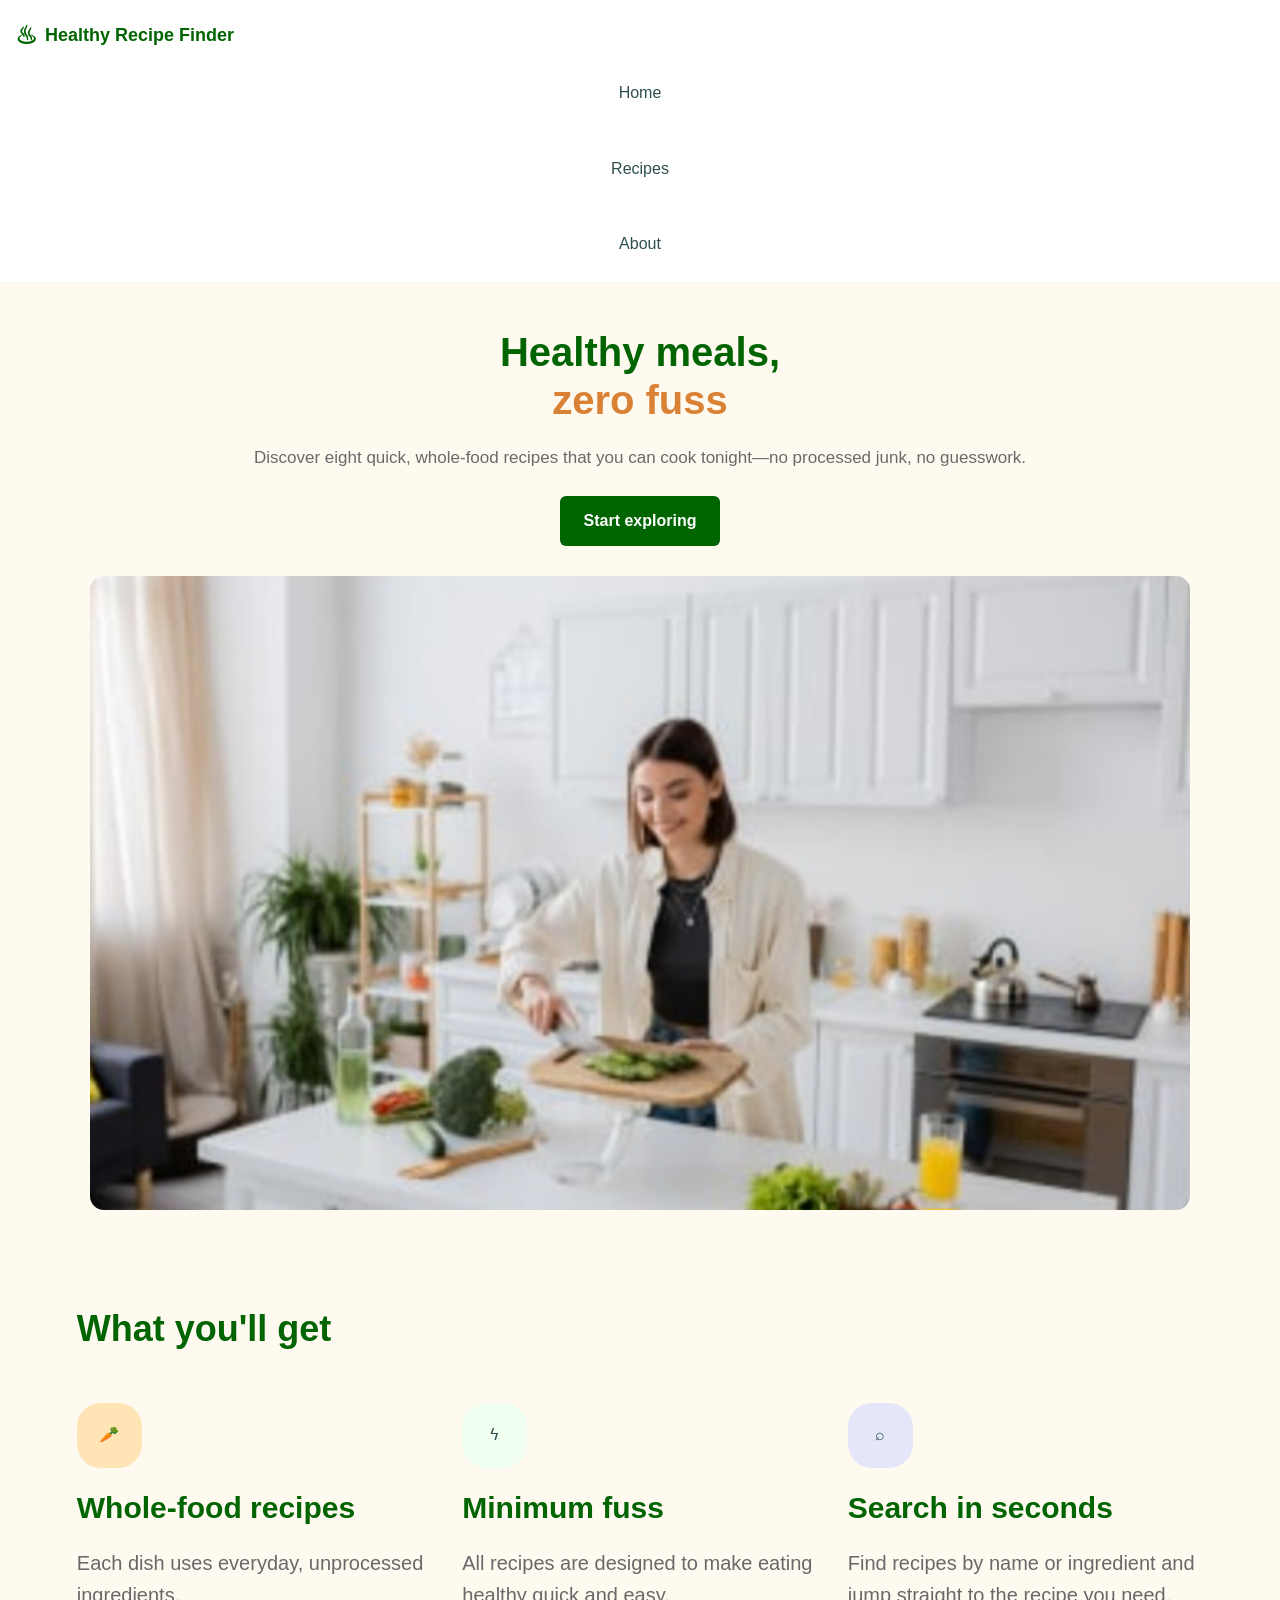
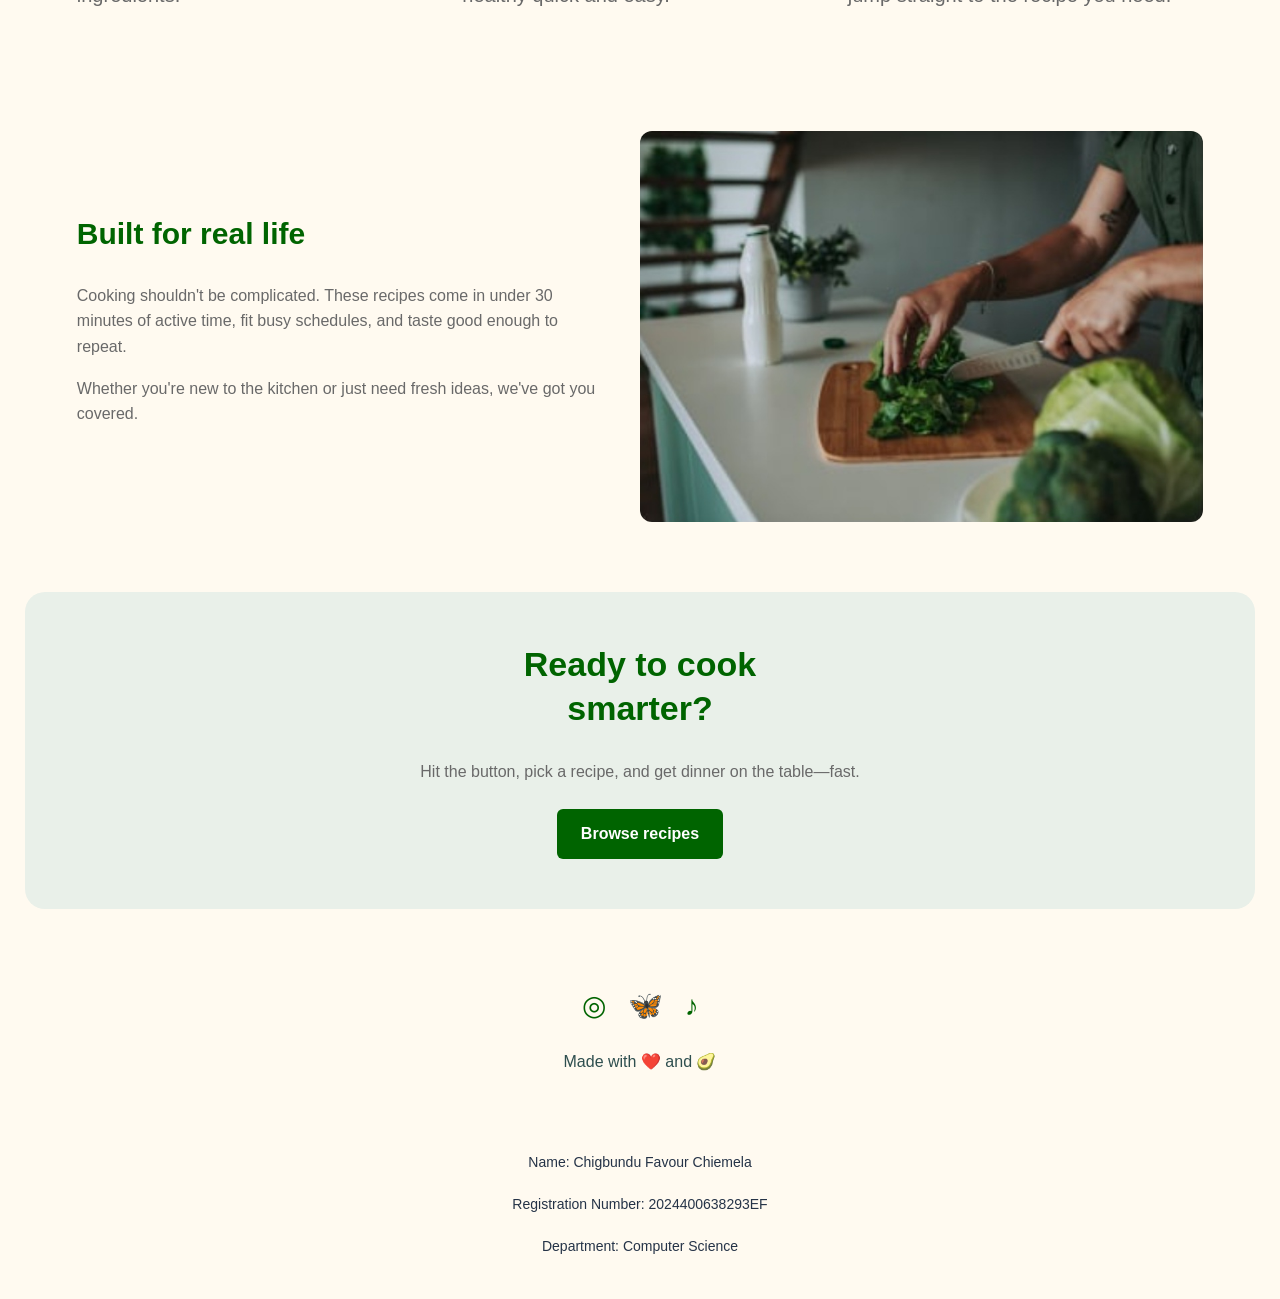
<file: index.html>
<!DOCTYPE html>
<html lang="en">
<head>
  <meta charset="UTF-8">
  <meta name="viewport" content="width=device-width, initial-scale=1.0">
  <meta name="description" content="Discover quick, healthy whole-food recipes.">
  <title>Healthy Recipe Finder</title>
  <link rel="stylesheet" href="style.css">
</head>
<body>

  <header class="header home-header">
    <a href="index.html" class="logo">
      <span class="logo-symbol">♨</span>
      <span>Healthy Recipe Finder</span>
    </a>

    <input type="checkbox" id="menu-toggle" class="menu-toggle">

    <label for="menu-toggle" class="menu-button" aria-label="Open navigation">
      <span></span>
      <span></span>
      <span></span>
    </label>

    <nav class="navigation">
      <a href="index.html">Home</a>
      <a href="recipes.html">Recipes</a>
      <a href="about.html">About</a>
    </nav>
  </header>

  <main>

    <section class="hero" id="home">
      <div class="hero-text">
        <h1>Healthy meals,<br> <span>zero fuss</span></h1>

        <p>
          Discover eight quick, whole-food recipes that you can cook tonight—no processed junk, no guesswork.
        </p>

        <a href="recipes.html" class="button">Start exploring</a>
      </div>

      <div class="hero-image">
        <img
          src="images/Image1.jpg"
          alt="Image1">
      </div>
    </section>

    <section class="benefits section-padding">
      <h2 class="section-title">What you'll get</h2>

      <div class="benefits-grid">

        <article class="benefit">
          <div class="benefit-icon orange">🥕</div>
          <h3>Whole-food recipes</h3>
          <p>Each dish uses everyday, unprocessed ingredients.</p>
        </article>

        <article class="benefit">
          <div class="benefit-icon green">ϟ</div>
          <h3>Minimum fuss</h3>
          <p>All recipes are designed to make eating healthy quick and easy.</p>
        </article>

        <article class="benefit">
          <div class="benefit-icon purple">⌕</div>
          <h3>Search in seconds</h3>
          <p>Find recipes by name or ingredient and jump straight to the recipe you need.</p>
        </article>

      </div>
    </section>

    <section class="real-life section-padding">
      <div class="real-life-text">
        <h2>Built for real life</h2>

        <p>
          Cooking shouldn't be complicated. These recipes come in
          under 30 minutes of active time, fit busy schedules, and
          taste good enough to repeat.
        </p>

        <p>
          Whether you're new to the kitchen or just need fresh ideas,
          we've got you covered.
        </p>
      </div>

      <img
        class="real-life-image"
        src="images/Image2.jpg"
        alt="images2">
    </section>

    <section class="cta-section">
      <h2>Ready to cook<br> smarter?</h2>

      <p>
        Hit the button, pick a recipe, and get dinner on the table—fast.
      </p>

      <a href="recipes.html" class="button">Browse recipes</a>
    </section>

  </main>

  <footer class="footer">
    <div class="social-links">
      <a href="https://www.instagram.com/" aria-label="Instagram">◎</a>
      <a href="https://bsky.app/" aria-label="Bluesky">🦋</a>
      <a href="https://www.tiktok.com/" aria-label="TikTok">♪</a>
    </div>

    <p>Made with ❤️ and 🥑</p>
  </footer>
<footer class="student-info">
  <p>Name: Chigbundu Favour Chiemela</p>
  <p>Registration Number: 2024400638293EF</p>
  <p>Department: Computer Science</p>
</footer>
</body>
</html>
</file>
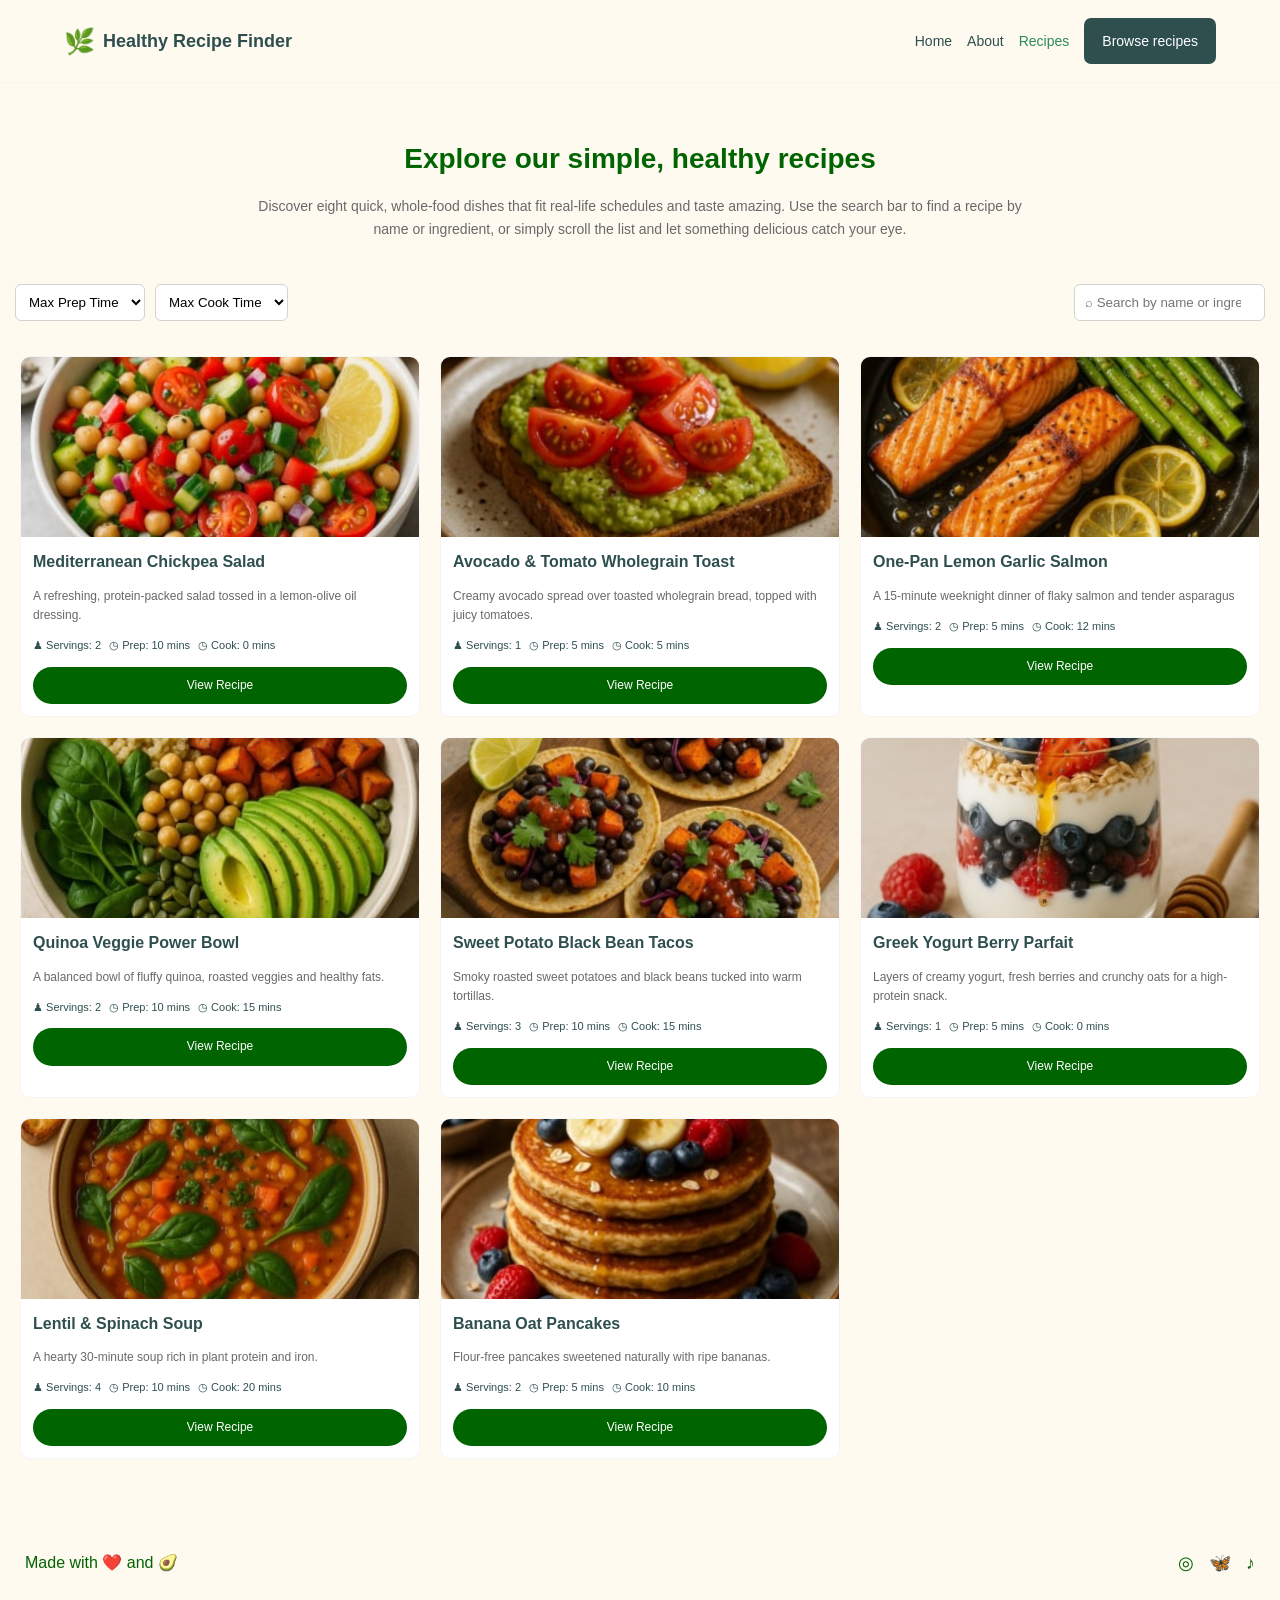
<file: recipes.html>
<!DOCTYPE html>
<html lang="en">
<head>
  <meta charset="UTF-8">
  <meta name="viewport" content="width=device-width, initial-scale=1.0">

  <title>Recipes | Healthy Recipe Finder</title>

  <link rel="stylesheet" href="style.css">
</head>

<body>

<header class="recipes-header">

  <a href="index.html" class="brand">
    <span class="brand-icon">🌿</span>
    <span>Healthy Recipe Finder</span>
  </a>

  <input type="checkbox" id="recipe-menu-toggle">

  <label for="recipe-menu-toggle" class="menu-icon"
         aria-label="Toggle navigation">
    <span></span>
    <span></span>
    <span></span>
  </label>

  <nav class="site-nav">
    <a href="index.html">Home</a>
    <a href="about.html">About</a>
    <a href="recipes.html" class="active">Recipes</a>
    <a href="recipes.html" class="nav-button">Browse recipes</a>
  </nav>

</header>

  <main>

    <section class="recipes-intro">
      <h1>Explore our simple, healthy recipes</h1>

      <p>
        Discover eight quick, whole-food dishes that fit real-life schedules and taste amazing. Use the search bar to find a recipe by name or ingredient, or simply scroll the list and let something delicious catch your eye.
      </p>
    </section>


    <section class="recipe-tools">

      <div class="filter-options">

        <label>
          <span class="visually-hidden"></span>
          <select aria-label="Maximum preparation time">
            <option value="">Max Prep Time</option>
          </select>
        </label>

        <label>
          <span class="visually-hidden"></span>
          <select aria-label="Maximum cooking time">
            <option value="">Max Cook Time</option>
             </select>
        </label>

      </div>

      <form class="search-form" action="recipes.html" method="get">
        <input
          type="search"
          name="search"
          placeholder="⌕ Search by name or ingredient..."
          aria-label="Search by recipe name or ingredient">
      </form>

    </section>

    <section class="recipe-grid" aria-label="Our recipes">


      <article class="recipe-card">

      <img src="images/Mediterranean.jpg" alt="Chickpea">

        <div class="recipe-info">
          <h2>Mediterranean Chickpea Salad</h2>

          <p>
            A refreshing, protein-packed salad tossed in a lemon-olive oil dressing.
          </p>

          <div class="recipe-meta">
            <span>♟ Servings: 2</span>
            <span>◷ Prep: 10 mins</span>
            <span>◷ Cook: 0 mins</span>
          </div>

          <details class="recipe-details">
            <summary>View Recipe</summary>
          </details>
        </div>
      </article>

      <article class="recipe-card">

        <img src="images/Avocado.jpg"alt="Avocado">

        <div class="recipe-info">
          <h2>Avocado &amp; Tomato Wholegrain Toast</h2>

          <p>
            Creamy avocado spread over toasted wholegrain bread, topped with juicy tomatoes.
          </p>

          <div class="recipe-meta">
            <span>♟ Servings: 1</span>
            <span>◷ Prep: 5 mins</span>
            <span>◷ Cook: 5 mins</span>
          </div>

          <details class="recipe-details">
            <summary>View Recipe</summary>
        </div>
          </details>
      </article>

      <article class="recipe-card">

        <img src="images/One-pan.jpg" alt="Pan">

        <div class="recipe-info">
          <h2>One-Pan Lemon Garlic Salmon</h2>

          <p>
            A 15-minute weeknight dinner of flaky salmon and tender asparagus 
          </p>

          <div class="recipe-meta">
            <span>♟ Servings: 2</span>
            <span>◷ Prep: 5 mins</span>
            <span>◷ Cook: 12 mins</span>
          </div>

          <details class="recipe-details">
            <summary>View Recipe</summary>
            </details>
        </div>

      </article>

      <article class="recipe-card">

        <img src="images/Quinoa.jpg" alt="Veggie">

        <div class="recipe-info">
          <h2>Quinoa Veggie Power Bowl</h2>

          <p>
            A balanced bowl of fluffy quinoa, roasted veggies and healthy fats.
          </p>

          <div class="recipe-meta">
            <span>♟ Servings: 2</span>
            <span>◷ Prep: 10 mins</span>
            <span>◷ Cook: 15 mins</span>
          </div>

          <details class="recipe-details">
            <summary>View Recipe</summary>
          </details>
        </div>

      </article>

      <article class="recipe-card">
     <img src="images/Potato.jpg" alt="Potato">

        <div class="recipe-info">
          <h2>Sweet Potato Black Bean Tacos</h2>

          <p>
            Smoky roasted sweet potatoes and black beans tucked into warm tortillas.
          </p>

          <div class="recipe-meta">
            <span>♟ Servings: 3</span>
            <span>◷ Prep: 10 mins</span>
            <span>◷ Cook: 15 mins</span>
          </div>

          <details class="recipe-details">
            <summary>View Recipe</summary>
          </details>
        </div>

      </article>

      <article class="recipe-card">

       <img src="images/Parfait.jpg" alt="Parfait">

        <div class="recipe-info">
          <h2>Greek Yogurt Berry Parfait</h2>

          <p>
            Layers of creamy yogurt, fresh berries and crunchy oats for a high-protein snack.
          </p>

          <div class="recipe-meta">
            <span>♟ Servings: 1</span>
            <span>◷ Prep: 5 mins</span>
            <span>◷ Cook: 0 mins</span>
          </div>

          <details class="recipe-details">
            <summary>View Recipe</summary>
          </details>
        </div>

      </article>

      <article class="recipe-card">

    <img src="images/Lentil.jpg" alt="Lentil">

        <div class="recipe-info">
          <h2>Lentil &amp; Spinach Soup</h2>

          <p>
            A hearty 30-minute soup rich in plant protein and iron. 
          </p>

          <div class="recipe-meta">
            <span>♟ Servings: 4</span>
            <span>◷ Prep: 10 mins</span>
            <span>◷ Cook: 20 mins</span>
          </div>

          <details class="recipe-details">
            <summary>View Recipe</summary>
          </details>
        </div>

      </article>

      <article class="recipe-card">

      <img src="images/Banana Oat.jpg" alt="Oat">

        <div class="recipe-info">
          <h2>Banana Oat Pancakes</h2>

          <p>
            Flour-free pancakes sweetened naturally with ripe bananas.
          </p>

          <div class="recipe-meta">
            <span>♟ Servings: 2</span>
            <span>◷ Prep: 5 mins</span>
            <span>◷ Cook: 10 mins</span>
          </div>

          <details class="recipe-details">
            <summary>View Recipe</summary>

          </details>
        </div>

      </article>
 </section>

  </main>

  <footer class="site-footer">

    <p>Made with ❤️ and 🥑</p>

    <div class="footer-socials">
      <a href="https://www.instagram.com" aria-label="Instagram">◎</a>
      <a href="https://bsky.app" aria-label="Bluesky">🦋</a>
      <a href="https://www.tiktok.com" aria-label="TikTok">♪</a>
    </div>

  </footer>

</body>
</html>
</file>
<file: style.css>
* {
  box-sizing: border-box;
  }

body {
margin: 0;
padding: 0;
font-family: Arial, sans-serif;
background-color: floralwhite;
color: darkslategray;
line-height: 1.6;
}

img {
max-width: 100%;
display: block;
}

a {
text-decoration: none;
}

.header {
display: flex;
justify-content: space-between;
align-items: center;
flex-wrap: wrap;
padding: 15px;
background-color: white;
border-bottom: 1px solid whitesmoke;
}

.logo {
display: flex;
align-items: center;
gap: 8px;
color: darkgreen;
font-size: 18px;
font-weight: bold;
}

.logo-symbol {
font-size: 25px;
}

.menu-toggle {
display: none;
}

.menu-button {
display: flex;
flex-direction: column;
gap: 5px;
cursor: pointer;
padding: 5px;
}

.menu-button span {
display: block;
width: 25px;
height: 3px;
background-color: darkgreen;
border-radius: 3px;
}

.navigation {
display: none;
flex-direction: column;
width: 100%;
gap: 8px;
margin-top: 15px;
}

.menu-toggle:checked ~ .navigation {
display: flex;
}

.navigation a {
color: darkslategray;
display: block;
padding: 10px;
text-align: center;
text-decoration: none;
}

.navigation a:hover {
background-color: honeydew;
color: green;
}

.button {
display: inline-block;
padding: 12px 24px;
background-color: darkgreen;
color: white;
border-radius: 6px;
font-weight: bold;
}

.button:hover {
background-color: seagreen;
}

.hero {
display: flex;
flex-direction: column;
gap: 30px;
padding: 45px 6%;
align-items: center;
}

.hero-text {
width: 100%;
}

.hero-text h1 {
color: darkgreen;
font-size: 40px;
line-height: 1.2;
margin-top: 0;
margin-bottom: 20px;
}

.hero-text h1 span {
color: #d98236;
}

.hero-text p {
color: dimgray;
font-size: 17px;
margin-bottom: 25px;
}

.hero-image {
width: 100%;
}

.hero-image img {
width: 100%;
height: 300px;
object-fit: cover;
border-radius: 14px;
}

.section-padding {
padding: 45px 6%;
}

.section-title {
text-align: left;
color: darkgreen;
font-size: 36px;
margin-top: 0;
margin-bottom: 30px;
}

.benefits {
background-color: floralwhite;
text-align: left;
}

.benefits-grid {
display: grid;
grid-template-columns: 1fr;
gap: 20px;
}

.benefit {
padding: 15px 0px;
background-color: transparent;
border: none;
border-radius: 0px;
}

.benefit-icon {
width: 65px;
height: 65px;
display: flex;
justify-content: center;
align-items: center;
margin: 0 0 20px;
border-radius: 24px;
background-color: white;
}

.benefit-icon.orange {
background-color: moccasin;
}

.benefit-icon.green {
background-color: honeydew;
}

.benefit-icon.purple {
background-color: lavender;
}

.benefit h3 {
color: darkgreen;
font-size: 30px;
line-height: 1.3;
margin-top: 0;
margin-bottom: 20px;
text-align: left;
}

.benefit p {
color: dimgray;
font-size: 20px;
line-height: 1.6;
margin-top: 0;
margin-bottom: 15px;
text-align: left;
}

.real-life {
display: flex;
flex-direction: column;
gap: 25px;
padding: 45px 6%;
align-items: center;
}

.real-life-text {
width: 100%;
}

.real-life-text h2 {
color: darkgreen;
font-size: 30px;
margin-top: 0;
}

.real-life-text p {
color: dimgray;
}

.real-life-image {
width: 100%;
height: 280px;
object-fit: cover;
border-radius: 12px;
}

.cta-section {
padding: 50px 25px;
margin: 25px;
text-align: center;
background-color: #E9F0E9;
border-radius: 20px;
}

.cta-section h2 {
color: darkgreen;
font-size: 34px;
line-height: 1.3;
margin-top: 0;
}

.cta-section p {
color: dimgray;
margin-bottom: 25px;
}

.footer {
background-color: floralwhite;
color: darkgreen;
text-align: center;
padding: 30px 20px;
}

.footer-logo {
color: darkgreen;
font-size: 20px;
font-weight: bold;
}

.social-links {
display: flex;
justify-content: center;
align-items: center;
gap: 22px;
margin: 20px 0;
}

.social-links a {
color: darkgreen;
font-size: 28px;
}

.social-links a:hover {
color: seagreen;
}

.footer p {
color: darkslategray;
margin-bottom: 0;
}

.recipes-intro {
text-align: center;
padding: 30px 15px 15px;
max-width: 800px;
margin: auto;
}

.recipes-intro h1 {
color: darkgreen;
font-size: 28px;
margin-bottom: 10px;
}

.recipes-intro p {
color: dimgray;
font-size: 14px;
}

.recipe-tools {
padding: 15px;
display: flex;
justify-content: space-between;
align-items: center;
flex-wrap: wrap;
gap: 15px;
}

.filter-options {
display: flex;
gap: 10px;
flex-wrap: wrap;
}

.filter-options select {
padding: 9px;
border: 1px solid lightgray;
border-radius: 6px;
background-color: white;
}

.search-form {
display: flex;
gap: 8px;
}

.search-form input {
padding: 10px;
border: 1px solid lightgray;
border-radius: 6px;
}

.search-form button {
padding: 10px 15px;
background-color: darkgreen;
color: white;
border: none;
border-radius: 6px;
}

.recipe-grid {
display: grid;
grid-template-columns: repeat(3, minmax(0, 1fr));
gap: 20px;
padding: 20px;
}

.recipe-card {
background-color: white;
border: 1px solid whitesmoke;
border-radius: 10px;
overflow: hidden;
}

.recipe-card img {
width: 100%;
height: 180px;
object-fit: cover;
display: block;
}

.recipe-info {
padding: 12px;
}

.recipe-info h2 {
color: darkslategray;
font-size: 16px;
margin: 0 0 8px;
}

.recipe-info p {
color: dimgray;
font-size: 12px;
margin-bottom: 12px;
}

.recipe-meta {
display: flex;
flex-wrap: wrap;
gap: 8px;
font-size: 11px;
margin-bottom: 12px;
}

.recipe-details summary {
background-color: darkgreen;
color: white;
text-align: center;
padding: 9px;
border-radius: 20px;
cursor: pointer;
list-style: none;
font-size: 12px;
}

.recipe-details summary:hover {
background-color: seagreen;
}

.recipe-expanded {
padding: 10px 0;
font-size: 13px;
}

.site-footer {
background-color: floralwhite;
color: darkgreen;
display: flex;
justify-content: space-between;
align-items: center;
flex-wrap: wrap;
padding: 25px;
margin-top: 30px;
}

.footer-socials {
display: flex;
gap: 15px;
}

.footer-socials a {
color: darkgreen;
text-decoration: none;
font-size: 18px;
}

.footer-socials a:hover {
color: seagreen;
}

.recipes-header {
display: flex;
justify-content: space-between;
align-items: center;
gap: 20px;
padding: 18px 5%;
background-color: floralwhite;
border-bottom: 1px solid whitesmoke;
flex-wrap: wrap;
max-width: 100%;
}

.recipes-header .brand {
display: flex;
align-items: center;
gap: 8px;
color: darkslategray;
font-size: 18px;
font-weight: bold;
text-decoration: none;
white-space: nowrap;
}

.recipes-header .brand-icon {
font-size: 25px;
}

.recipes-header #recipe-menu-toggle {
display: none;
}

.recipes-header .menu-icon {
display: none;
flex-direction: column;
gap: 5px;
cursor: pointer;
}

.recipes-header .menu-icon span {
display: block;
width: 25px;
height: 3px;
background-color: darkslategray;
border-radius: 3px;
}

.recipes-header .site-nav {
display: flex;
align-items: center;
justify-content: center;
flex-wrap: wrap;
max-width: 100%;
gap: 15px;
}

.recipes-header .site-nav a {
color: darkslategray;
font-size: 14px;
text-decoration: none;
}

.recipes-header .site-nav a:hover,
.recipes-header .site-nav a.active {
color: seagreen;
}

.recipes-header .site-nav .nav-button {
padding: 12px 18px;
background-color: darkslategray;
color: white;
border-radius: 7px;
}

.recipes-header .site-nav .nav-button:hover {
background-color: seagreen;
color: white;
}

@media screen and (min-width: 1024px) {

    /* HEADER */
    .home-header {
        display: flex;
        align-items: center;
        justify-content: space-between;
    }

    .home-header .navigation {
        display: flex;
        align-items: center;
        gap: 30px;
    }

    .home-header .menu-button {
        display: none;
    }

    .hero {
        display: flex;
        flex-direction: column;
        align-items: center;
        text-align: center;
        gap: 30px;
    }

    .hero-text {
        width: 100%;
        max-width: 800px;
    }

    .hero-image {
        width: 100%;
        max-width: 1100px;
    }

    .hero-image img {
        display: block;
        width: 100%;
        height: auto;
        object-fit: cover;
    }

    .benefits-grid {
        display: grid;
        grid-template-columns: repeat(3, minmax(0, 1fr));
        gap: 30px;
    }

    .real-life {
        display: flex;
        flex-direction: row;
        align-items: center;
        justify-content: space-between;
        gap: 40px;
    }

    .real-life-text {
        flex: 1;
    }

    .real-life-image {
        display: block;
        width: 50%;
        height: auto;
        object-fit: cover;
    }

    .cta-section {
        text-align: center;
        padding: 50px 30px;
    }

}

.student-info {
  text-align: center;
  padding: 25px 15px;
  margin-top: 5px;
  background: floralwhite;
  color: #253347;
  font-size: 14px;
  line-height: 2;
}
</file>
